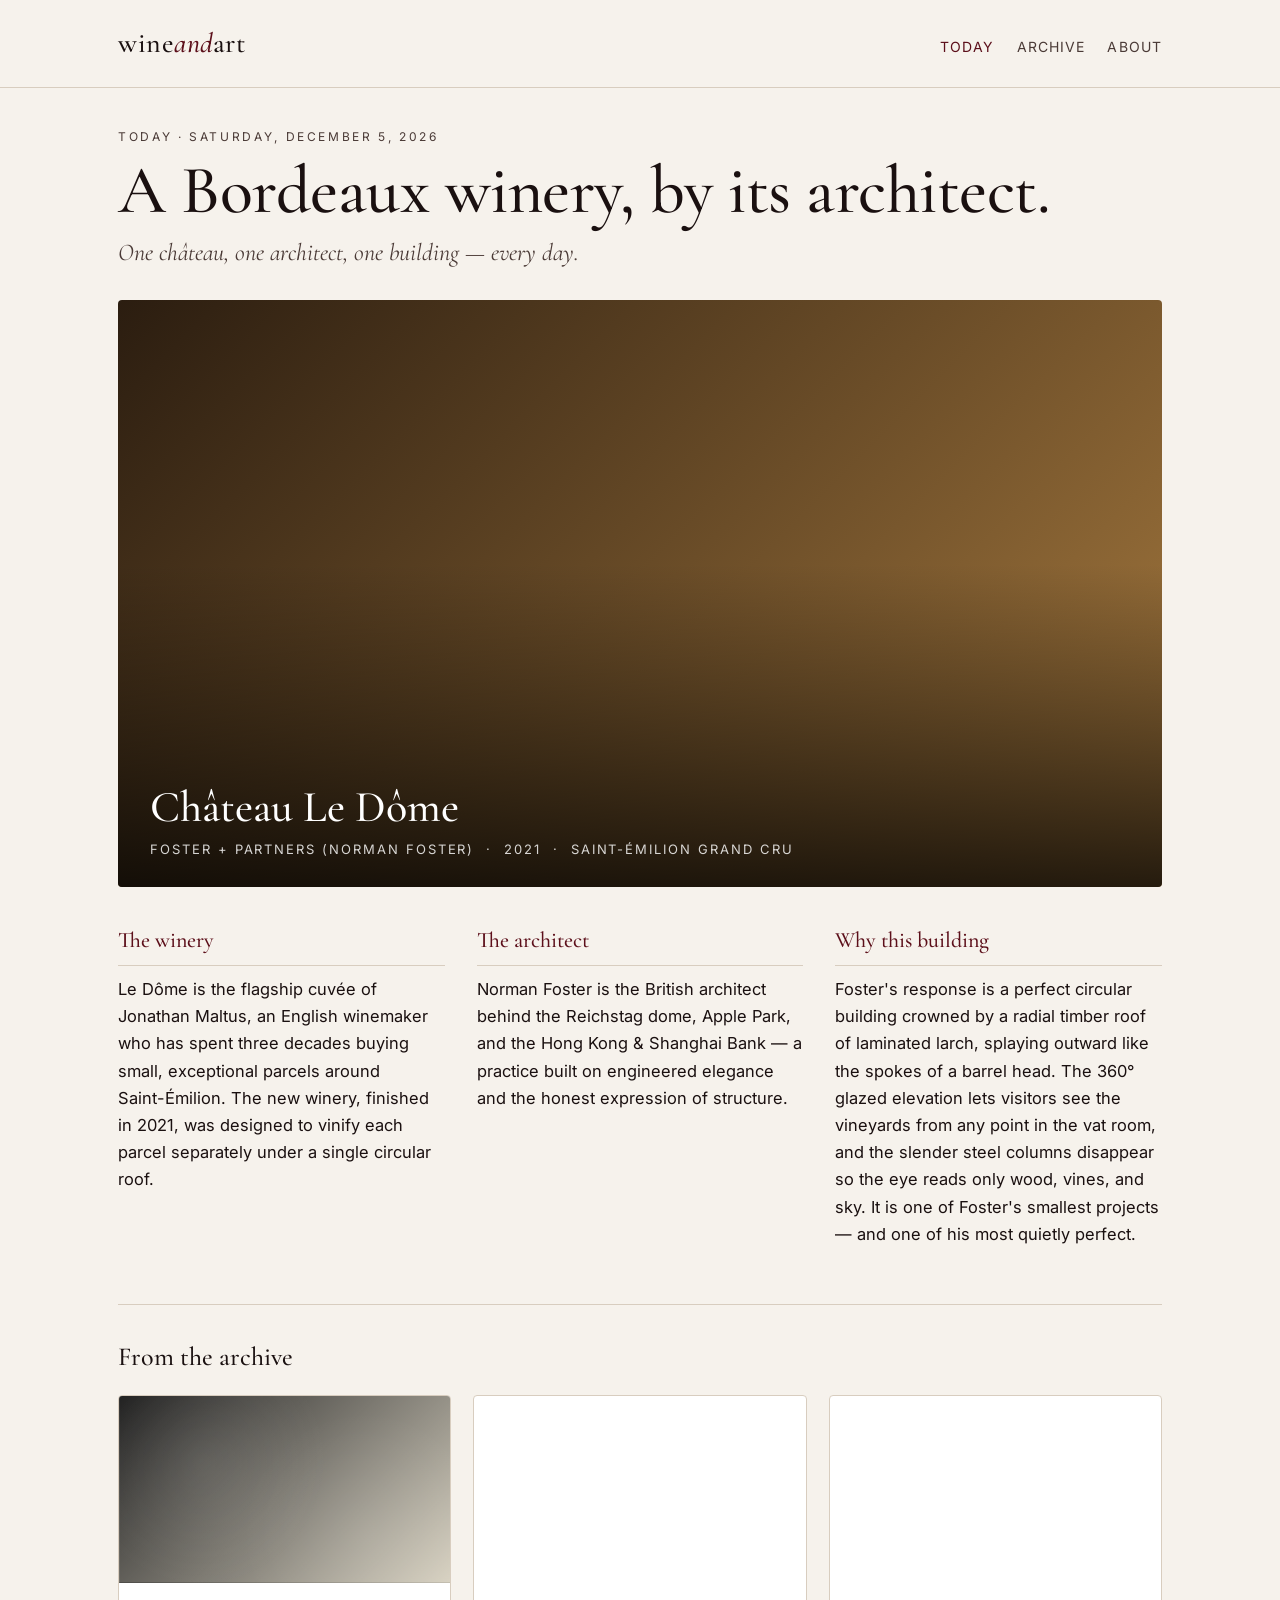
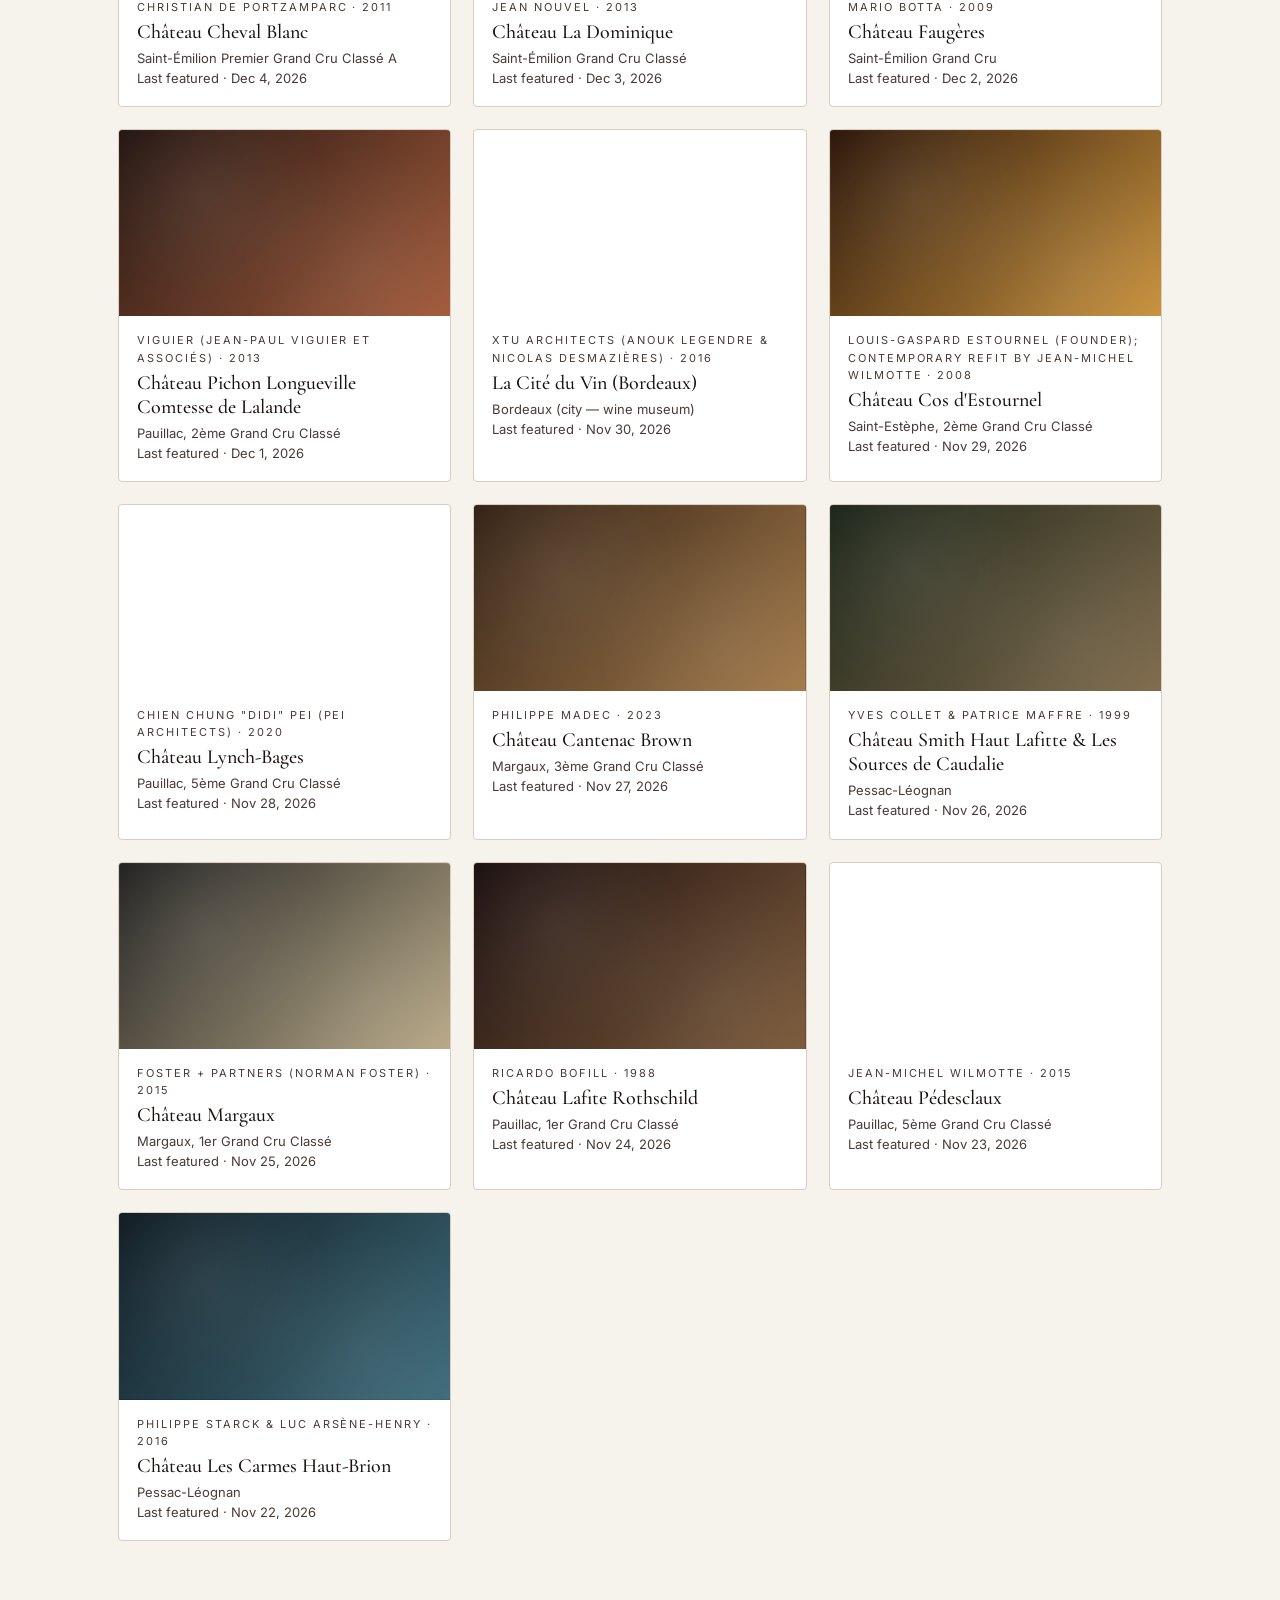
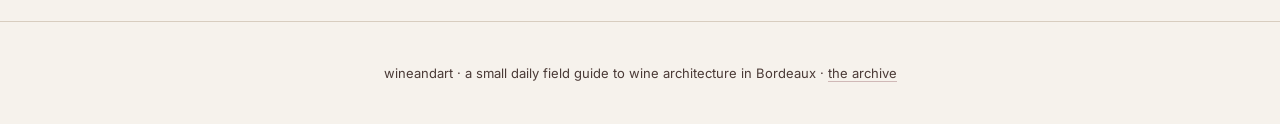
<file: index.html>
<!doctype html>
<html lang="en">
<head>
  <meta charset="utf-8" />
  <meta name="viewport" content="width=device-width,initial-scale=1" />
  <title>wineandart — daily Bordeaux winery architecture</title>
  <meta name="description" content="A daily look at a Bordeaux winery and the architect who designed it." />
  <link rel="icon" type="image/svg+xml" href="favicon.svg" />
  <meta name="theme-color" content="#5c0f1a" />
  <link rel="stylesheet" href="styles.css" />
  <link rel="preconnect" href="https://fonts.googleapis.com" />
  <link rel="preconnect" href="https://fonts.gstatic.com" crossorigin />
  <link href="https://fonts.googleapis.com/css2?family=Cormorant+Garamond:ital,wght@0,400;0,500;0,600;1,400&family=Inter:wght@400;500;600&display=swap" rel="stylesheet" />
</head>
<body>
  <header class="site-header">
    <div class="site-header-inner">
      <a href="index.html" class="brand">wine<em>and</em>art</a>
      <nav class="nav">
        <a href="index.html" class="active">Today</a>
        <a href="archive.html">Archive</a>
        <a href="about.html">About</a>
      </nav>
    </div>
  </header>

  <main>
    <p class="eyebrow">Today · <span id="today-date">—</span></p>
    <h1 class="headline">A Bordeaux winery, by its architect.</h1>
    <p class="subhead">One château, one architect, one building — every day.</p>

    <div id="hero"></div>
    <div id="blurbs" class="blurbs"></div>

    <hr class="section-rule" />
    <h2 class="section-title">From the archive</h2>
    <div id="archive" class="archive-grid"></div>
  </main>

  <footer class="site-footer">
    <p>wineandart &middot; a small daily field guide to wine architecture in Bordeaux &middot; <a href="archive.html">the archive</a></p>
  </footer>

  <script src="app.js"></script>
  <script>wineandart.bootHome();</script>
</body>
</html>
</file>
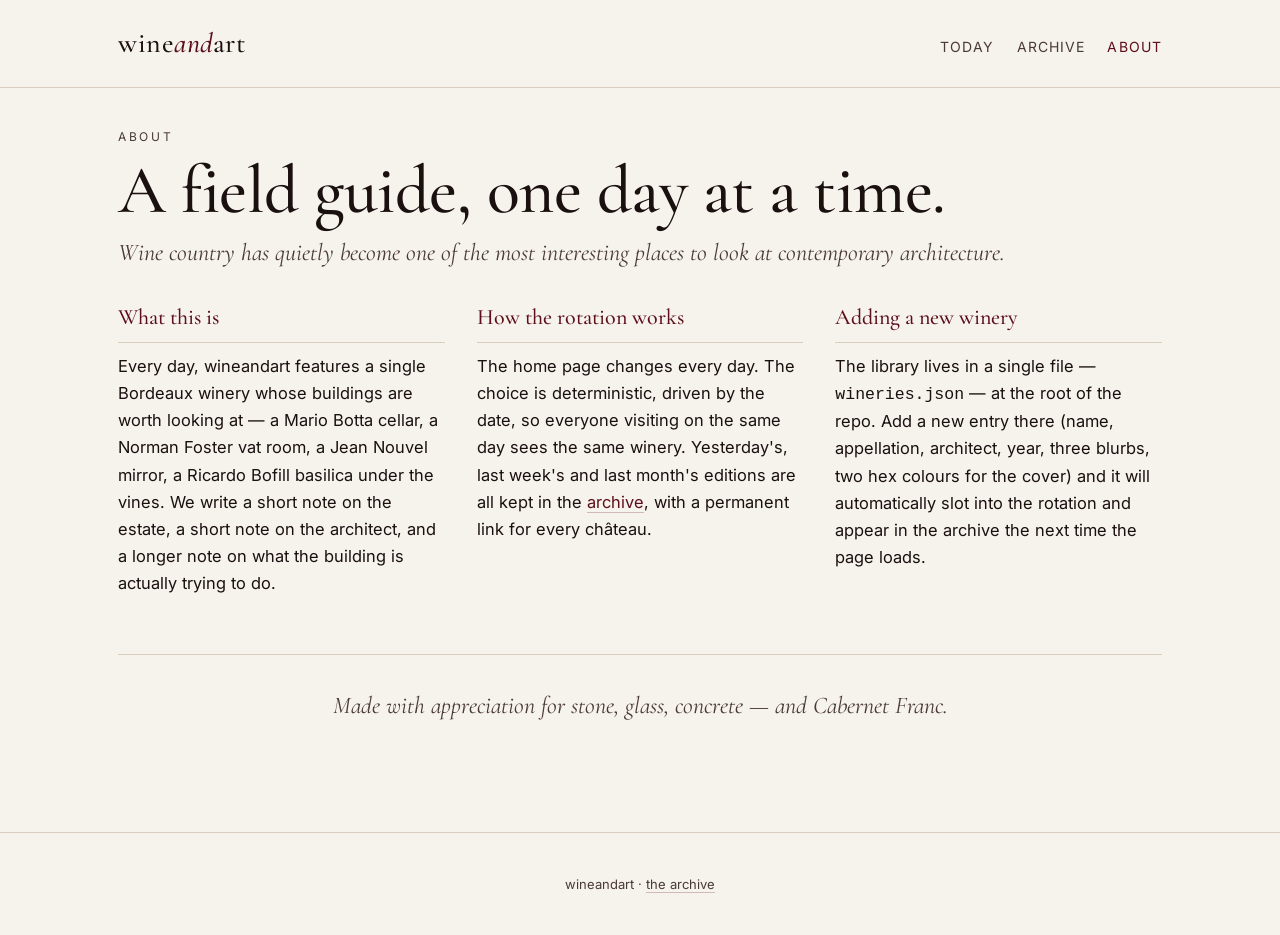
<file: about.html>
<!doctype html>
<html lang="en">
<head>
  <meta charset="utf-8" />
  <meta name="viewport" content="width=device-width,initial-scale=1" />
  <title>About · wineandart</title>
  <link rel="icon" type="image/svg+xml" href="favicon.svg" />
  <meta name="theme-color" content="#5c0f1a" />
  <link rel="stylesheet" href="styles.css" />
  <link rel="preconnect" href="https://fonts.googleapis.com" />
  <link rel="preconnect" href="https://fonts.gstatic.com" crossorigin />
  <link href="https://fonts.googleapis.com/css2?family=Cormorant+Garamond:ital,wght@0,400;0,500;0,600;1,400&family=Inter:wght@400;500;600&display=swap" rel="stylesheet" />
</head>
<body>
  <header class="site-header">
    <div class="site-header-inner">
      <a href="index.html" class="brand">wine<em>and</em>art</a>
      <nav class="nav">
        <a href="index.html">Today</a>
        <a href="archive.html">Archive</a>
        <a href="about.html" class="active">About</a>
      </nav>
    </div>
  </header>

  <main>
    <p class="eyebrow">About</p>
    <h1 class="headline">A field guide, one day at a time.</h1>
    <p class="subhead">Wine country has quietly become one of the most interesting places to look at contemporary architecture.</p>

    <div class="blurbs">
      <section class="blurb">
        <h2>What this is</h2>
        <p>Every day, wineandart features a single Bordeaux winery whose buildings are worth looking at — a Mario Botta cellar, a Norman Foster vat room, a Jean Nouvel mirror, a Ricardo Bofill basilica under the vines. We write a short note on the estate, a short note on the architect, and a longer note on what the building is actually trying to do.</p>
      </section>
      <section class="blurb">
        <h2>How the rotation works</h2>
        <p>The home page changes every day. The choice is deterministic, driven by the date, so everyone visiting on the same day sees the same winery. Yesterday's, last week's and last month's editions are all kept in the <a href="archive.html">archive</a>, with a permanent link for every château.</p>
      </section>
      <section class="blurb">
        <h2>Adding a new winery</h2>
        <p>The library lives in a single file — <code>wineries.json</code> — at the root of the repo. Add a new entry there (name, appellation, architect, year, three blurbs, two hex colours for the cover) and it will automatically slot into the rotation and appear in the archive the next time the page loads.</p>
      </section>
    </div>

    <hr class="section-rule" />
    <p class="subhead" style="text-align:center;">Made with appreciation for stone, glass, concrete — and Cabernet Franc.</p>
  </main>

  <footer class="site-footer">
    <p>wineandart &middot; <a href="archive.html">the archive</a></p>
  </footer>
</body>
</html>
</file>
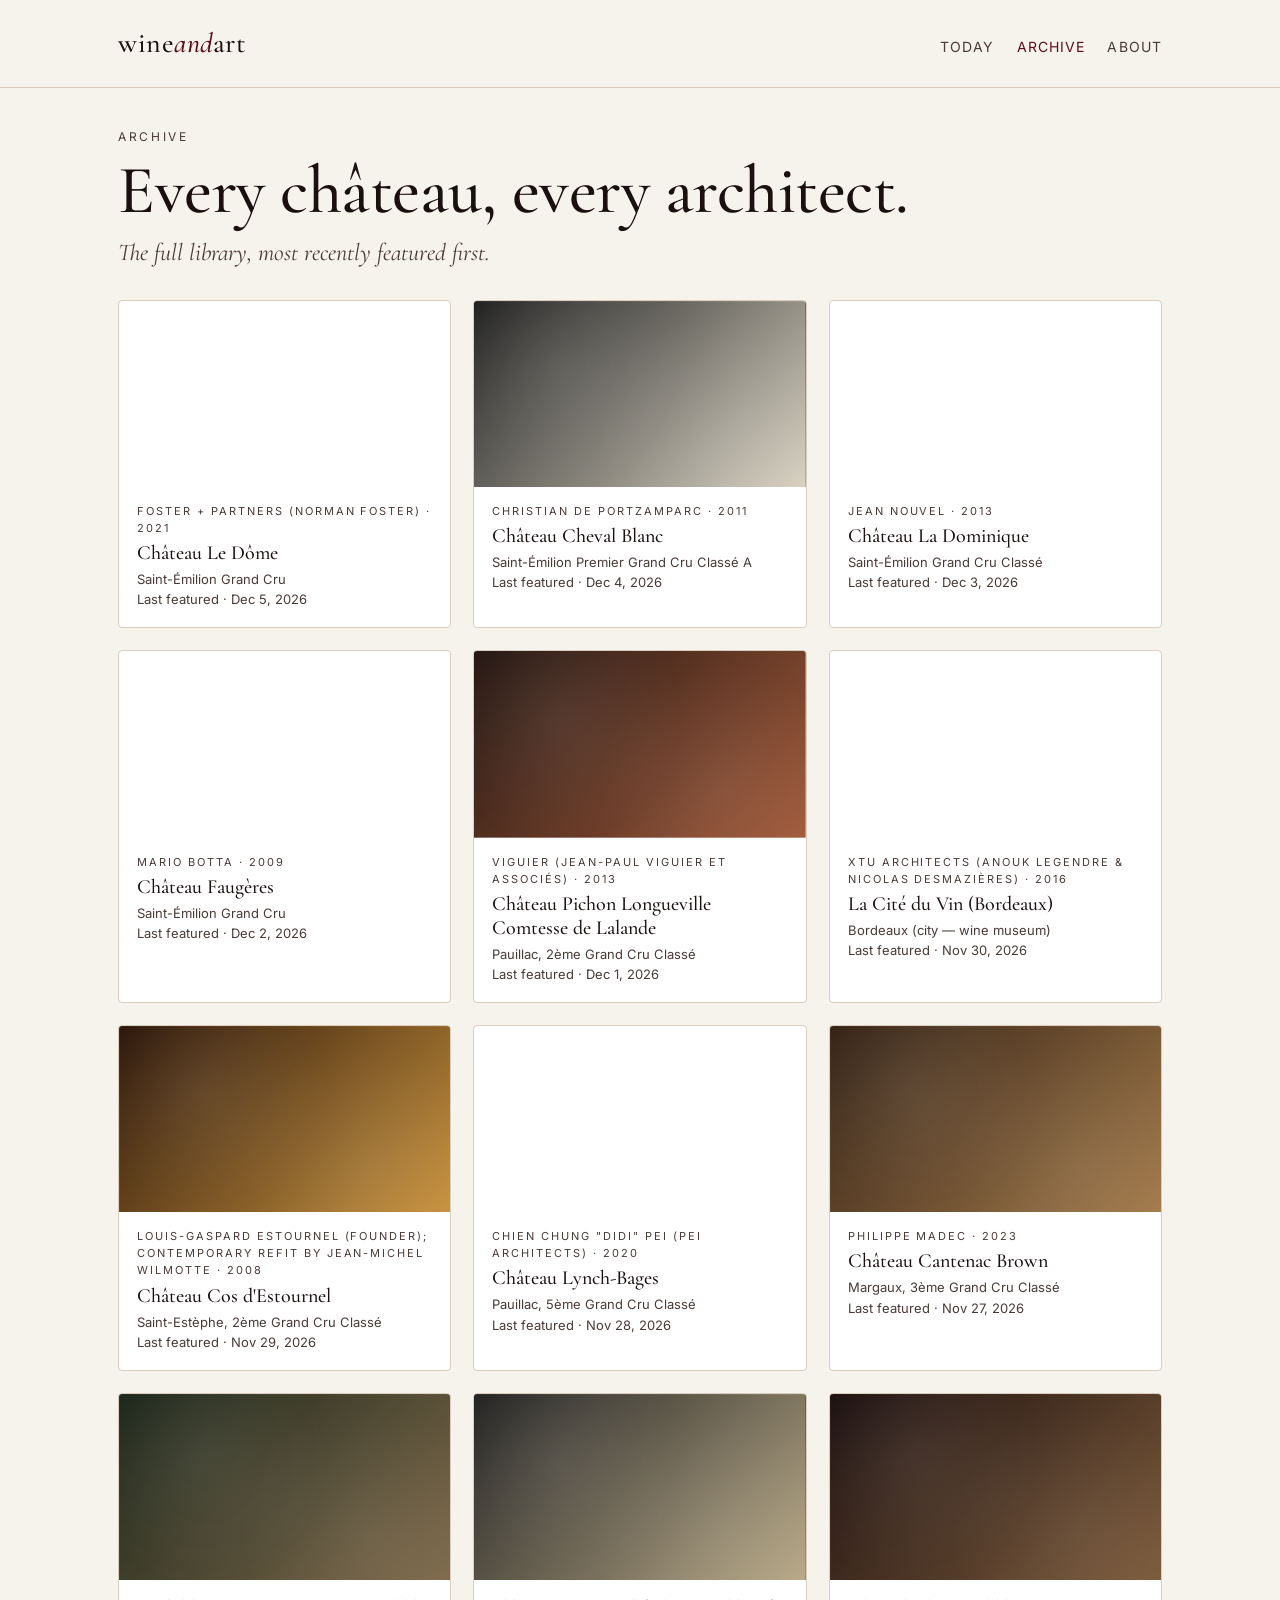
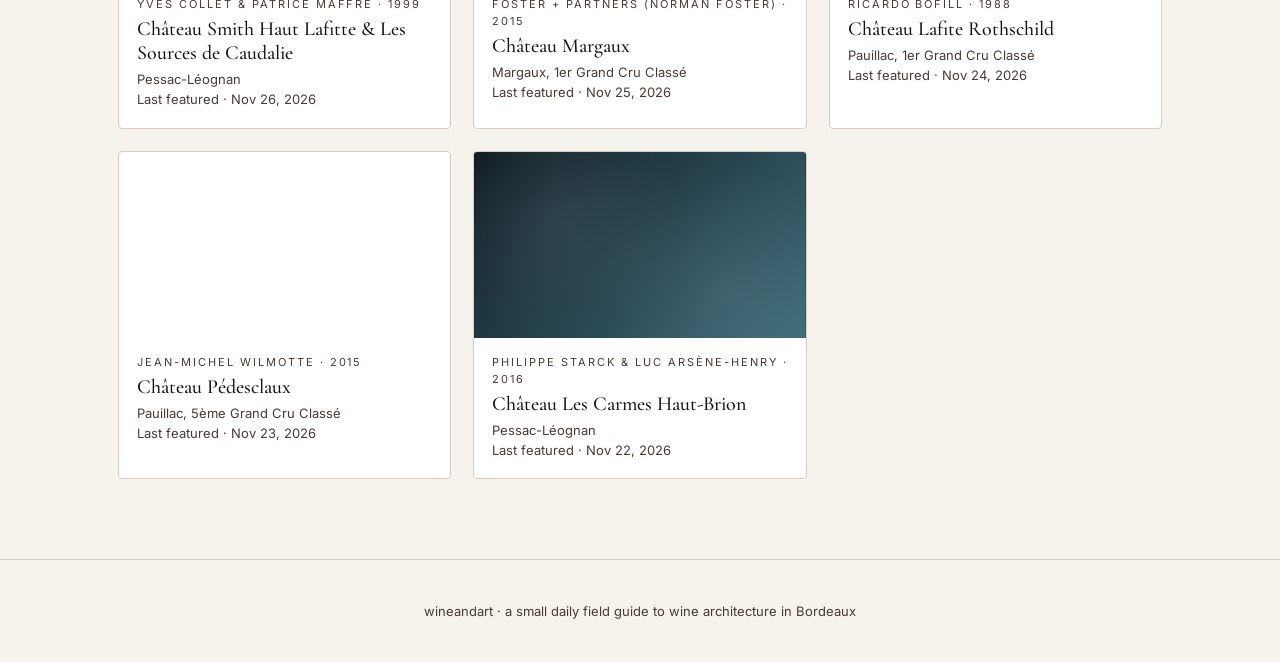
<file: archive.html>
<!doctype html>
<html lang="en">
<head>
  <meta charset="utf-8" />
  <meta name="viewport" content="width=device-width,initial-scale=1" />
  <title>Archive · wineandart</title>
  <meta name="description" content="Every Bordeaux winery and architect featured on wineandart." />
  <link rel="icon" type="image/svg+xml" href="favicon.svg" />
  <meta name="theme-color" content="#5c0f1a" />
  <link rel="stylesheet" href="styles.css" />
  <link rel="preconnect" href="https://fonts.googleapis.com" />
  <link rel="preconnect" href="https://fonts.gstatic.com" crossorigin />
  <link href="https://fonts.googleapis.com/css2?family=Cormorant+Garamond:ital,wght@0,400;0,500;0,600;1,400&family=Inter:wght@400;500;600&display=swap" rel="stylesheet" />
</head>
<body>
  <header class="site-header">
    <div class="site-header-inner">
      <a href="index.html" class="brand">wine<em>and</em>art</a>
      <nav class="nav">
        <a href="index.html">Today</a>
        <a href="archive.html" class="active">Archive</a>
        <a href="about.html">About</a>
      </nav>
    </div>
  </header>

  <main>
    <p class="eyebrow">Archive</p>
    <h1 class="headline">Every château, every architect.</h1>
    <p class="subhead">The full library, most recently featured first.</p>

    <div id="archive" class="archive-grid"></div>
  </main>

  <footer class="site-footer">
    <p>wineandart &middot; a small daily field guide to wine architecture in Bordeaux</p>
  </footer>

  <script src="app.js"></script>
  <script>wineandart.bootArchive();</script>
</body>
</html>
</file>
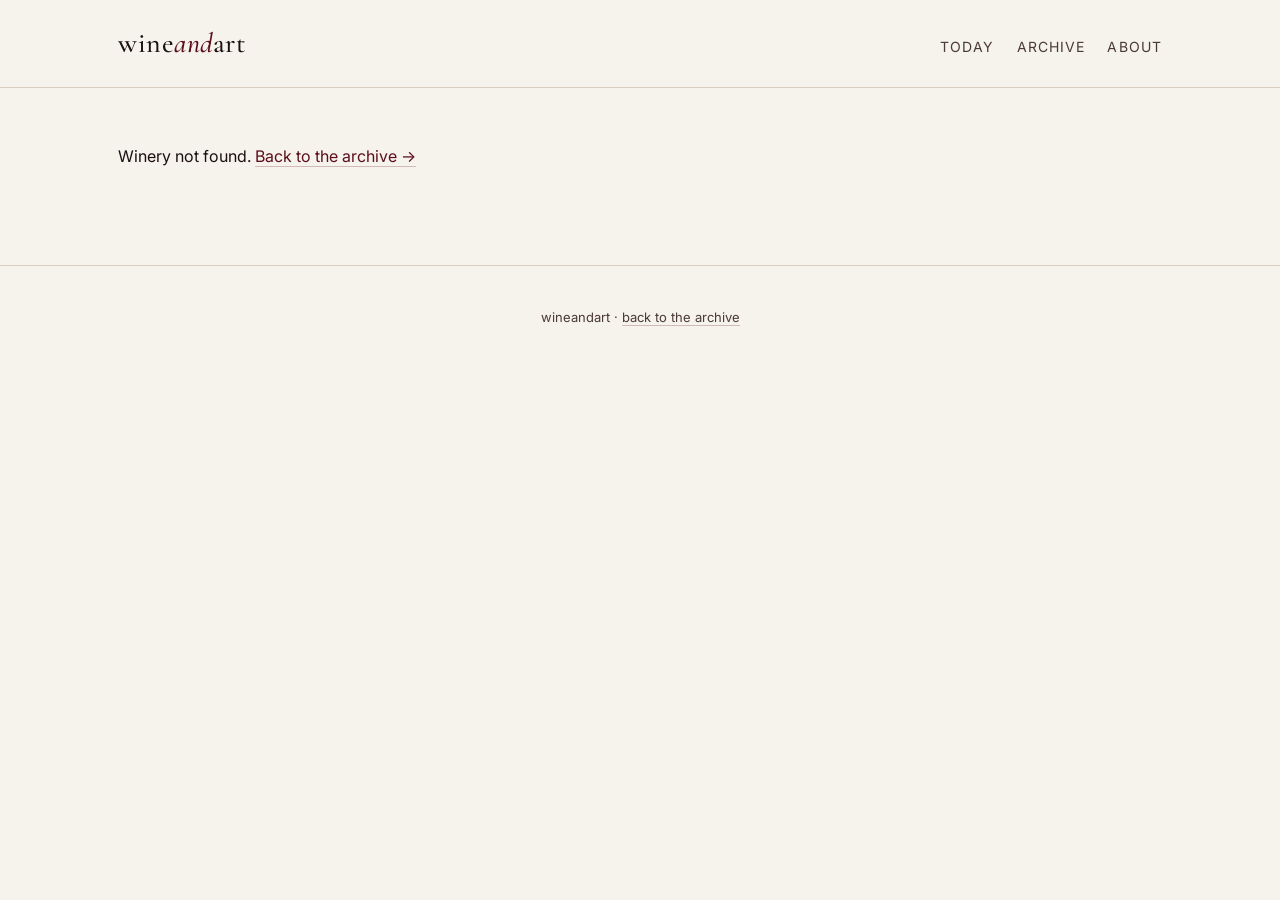
<file: winery.html>
<!doctype html>
<html lang="en">
<head>
  <meta charset="utf-8" />
  <meta name="viewport" content="width=device-width,initial-scale=1" />
  <title>wineandart</title>
  <link rel="icon" type="image/svg+xml" href="favicon.svg" />
  <meta name="theme-color" content="#5c0f1a" />
  <link rel="stylesheet" href="styles.css" />
  <link rel="preconnect" href="https://fonts.googleapis.com" />
  <link rel="preconnect" href="https://fonts.gstatic.com" crossorigin />
  <link href="https://fonts.googleapis.com/css2?family=Cormorant+Garamond:ital,wght@0,400;0,500;0,600;1,400&family=Inter:wght@400;500;600&display=swap" rel="stylesheet" />
</head>
<body>
  <header class="site-header">
    <div class="site-header-inner">
      <a href="index.html" class="brand">wine<em>and</em>art</a>
      <nav class="nav">
        <a href="index.html">Today</a>
        <a href="archive.html">Archive</a>
        <a href="about.html">About</a>
      </nav>
    </div>
  </header>

  <main>
    <a href="archive.html" class="permalink-back">← Back to the archive</a>
    <p class="eyebrow" id="eyebrow">—</p>
    <h1 class="headline" id="name">—</h1>
    <p class="subhead" id="subhead">—</p>

    <div id="hero"></div>
    <div id="blurbs" class="blurbs"></div>

    <p id="dates" style="text-align:center; color: var(--ink-soft); font-size: 14px; margin-top: 16px;"></p>
  </main>

  <footer class="site-footer">
    <p>wineandart &middot; <a href="archive.html">back to the archive</a></p>
  </footer>

  <script src="app.js"></script>
  <script>wineandart.bootWinery();</script>
</body>
</html>
</file>
<file: styles.css>
:root {
  --bg: #f6f2ec;
  --ink: #1a1010;
  --ink-soft: #4a3a36;
  --rule: #d8cdbf;
  --wine: #5c0f1a;
  --wine-dark: #2a0708;
  --accent: #c4a45a;
  --serif: "Cormorant Garamond", "EB Garamond", Garamond, "Times New Roman", serif;
  --sans: "Inter", -apple-system, BlinkMacSystemFont, "Segoe UI", Roboto, sans-serif;
}

* { box-sizing: border-box; }

html, body {
  margin: 0;
  padding: 0;
  background: var(--bg);
  color: var(--ink);
  font-family: var(--sans);
  font-size: 16px;
  line-height: 1.55;
  -webkit-font-smoothing: antialiased;
}

a { color: var(--wine); text-decoration: none; border-bottom: 1px solid rgba(92,15,26,0.25); }
a:hover { border-bottom-color: var(--wine); }

/* ------- Header / Nav ------- */
.site-header {
  border-bottom: 1px solid var(--rule);
  background: var(--bg);
}
.site-header-inner {
  max-width: 1100px;
  margin: 0 auto;
  padding: 22px 28px;
  display: flex;
  align-items: baseline;
  justify-content: space-between;
  gap: 20px;
  flex-wrap: wrap;
}
.brand {
  font-family: var(--serif);
  font-weight: 500;
  font-size: 28px;
  letter-spacing: 0.5px;
  color: var(--ink);
  border-bottom: none;
}
.brand em { font-style: italic; color: var(--wine); }
.nav {
  display: flex;
  gap: 22px;
  font-size: 14px;
  letter-spacing: 0.08em;
  text-transform: uppercase;
}
.nav a { color: var(--ink-soft); border-bottom: none; }
.nav a:hover, .nav a.active { color: var(--wine); }

/* ------- Page wrapper ------- */
main {
  max-width: 1100px;
  margin: 0 auto;
  padding: 40px 28px 80px;
}

.eyebrow {
  font-size: 12px;
  letter-spacing: 0.22em;
  text-transform: uppercase;
  color: var(--ink-soft);
  margin: 0 0 8px;
}

h1.headline {
  font-family: var(--serif);
  font-weight: 500;
  font-size: clamp(40px, 6vw, 68px);
  line-height: 1.05;
  margin: 0 0 8px;
  letter-spacing: -0.5px;
}
.subhead {
  font-family: var(--serif);
  font-style: italic;
  font-size: clamp(18px, 2.2vw, 24px);
  color: var(--ink-soft);
  margin: 0 0 28px;
}

/* ------- Hero panel ------- */
.hero {
  position: relative;
  aspect-ratio: 16 / 9;
  width: 100%;
  border-radius: 4px;
  overflow: hidden;
  margin-bottom: 36px;
  background: linear-gradient(135deg, var(--c1, #2a0708) 0%, var(--c2, #5c0f1a) 100%);
  color: #fff;
  display: flex;
  align-items: flex-end;
}
.hero .hero-bg {
  position: absolute;
  inset: 0;
  background-size: cover;
  background-position: center;
}
.hero .hero-gradient {
  position: absolute;
  inset: 0;
  background: linear-gradient(180deg, rgba(0,0,0,0) 0%, rgba(0,0,0,0) 45%, rgba(0,0,0,0.78) 100%);
}
.hero-pattern {
  position: absolute;
  inset: 0;
  background-image:
    radial-gradient(circle at 20% 30%, rgba(255,255,255,0.08), transparent 40%),
    radial-gradient(circle at 80% 70%, rgba(255,255,255,0.06), transparent 40%);
  mix-blend-mode: screen;
}
.hero.has-image .hero-pattern { display: none; }
.hero-caption {
  position: relative;
  padding: 28px 32px;
  width: 100%;
}
.hero-name {
  font-family: var(--serif);
  font-size: clamp(28px, 4vw, 44px);
  font-weight: 500;
  line-height: 1.05;
  margin: 0;
  color: #fff;
}
.hero-meta {
  font-size: 13px;
  letter-spacing: 0.15em;
  text-transform: uppercase;
  margin-top: 8px;
  color: rgba(255,255,255,0.82);
}

/* ------- Blurb sections ------- */
.blurbs {
  display: grid;
  grid-template-columns: repeat(3, 1fr);
  gap: 32px;
  margin: 8px 0 48px;
}
@media (max-width: 800px) {
  .blurbs { grid-template-columns: 1fr; gap: 24px; }
}
.blurb h2 {
  font-family: var(--serif);
  font-weight: 500;
  font-size: 22px;
  margin: 0 0 10px;
  color: var(--wine);
  border-bottom: 1px solid var(--rule);
  padding-bottom: 8px;
}
.blurb p {
  margin: 0;
  font-size: 16.5px;
  line-height: 1.65;
  color: var(--ink);
}

/* ------- Section rules ------- */
.section-rule {
  border: none;
  border-top: 1px solid var(--rule);
  margin: 56px 0 32px;
}
.section-title {
  font-family: var(--serif);
  font-weight: 500;
  font-size: 26px;
  margin: 0 0 18px;
}

/* ------- Archive grid ------- */
.archive-grid {
  display: grid;
  grid-template-columns: repeat(3, 1fr);
  gap: 22px;
}
@media (max-width: 900px) { .archive-grid { grid-template-columns: repeat(2, 1fr); } }
@media (max-width: 560px) { .archive-grid { grid-template-columns: 1fr; } }

.card {
  display: block;
  border: 1px solid var(--rule);
  border-radius: 4px;
  background: #fff;
  color: var(--ink);
  text-decoration: none;
  overflow: hidden;
  transition: transform 0.15s ease, box-shadow 0.15s ease;
}
.card:hover {
  transform: translateY(-2px);
  box-shadow: 0 8px 24px rgba(42, 7, 8, 0.08);
  border-color: rgba(92,15,26,0.35);
}
.card .card-hero {
  aspect-ratio: 16 / 9;
  position: relative;
  background: linear-gradient(135deg, var(--c1, #2a0708) 0%, var(--c2, #5c0f1a) 100%);
  background-size: cover;
  background-position: center;
}
.card .card-hero:not(.has-image)::after {
  content: "";
  position: absolute;
  inset: 0;
  background-image:
    radial-gradient(circle at 25% 35%, rgba(255,255,255,0.08), transparent 45%),
    radial-gradient(circle at 75% 75%, rgba(255,255,255,0.06), transparent 45%);
}
.card .card-body {
  padding: 16px 18px 18px;
}
.card .card-eyebrow {
  font-size: 11px;
  letter-spacing: 0.18em;
  text-transform: uppercase;
  color: var(--ink-soft);
  margin-bottom: 4px;
}
.card h3 {
  font-family: var(--serif);
  font-weight: 500;
  font-size: 20px;
  margin: 0 0 4px;
  line-height: 1.2;
}
.card .card-meta {
  font-size: 13px;
  color: var(--ink-soft);
}

/* ------- Footer ------- */
.site-footer {
  border-top: 1px solid var(--rule);
  padding: 28px;
  text-align: center;
  font-size: 13px;
  color: var(--ink-soft);
}
.site-footer a { color: var(--ink-soft); }

/* ------- Permalink page ------- */
.permalink-back {
  display: inline-block;
  margin-bottom: 18px;
  font-size: 13px;
  letter-spacing: 0.14em;
  text-transform: uppercase;
  color: var(--ink-soft);
  border-bottom: none;
}
.permalink-back:hover { color: var(--wine); }

.featured-date {
  font-family: var(--serif);
  font-style: italic;
  color: var(--ink-soft);
}
</file>
